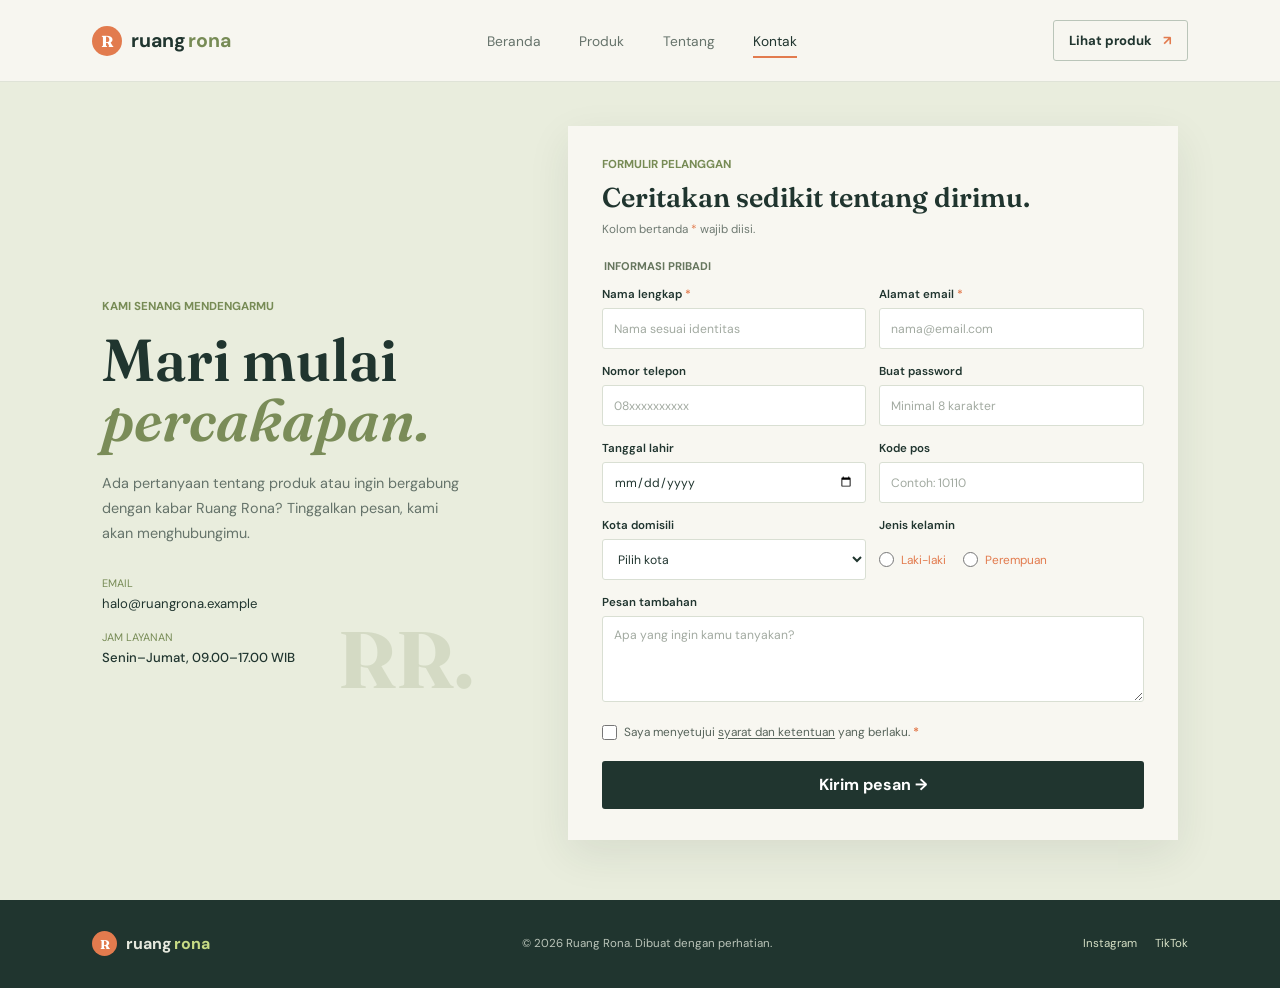
<file: kontak.html>
<!DOCTYPE html>
<html lang="id">
<head>
  <meta charset="UTF-8">
  <meta name="viewport" content="width=device-width, initial-scale=1.0">
  <meta name="description" content="Hubungi Ruang Rona atau daftarkan diri untuk mendapatkan kabar terbaru dari toko kami.">
  <meta name="keywords" content="kontak, pendaftaran, pelanggan, Ruang Rona">
  <meta name="author" content="Ruang Rona">
  <title>Kontak & Pendaftaran | Ruang Rona</title>
  <link rel="icon" type="image/svg+xml" href="favicon.svg">
  <link rel="preconnect" href="https://fonts.googleapis.com">
  <link rel="preconnect" href="https://fonts.gstatic.com" crossorigin>
  <link href="https://fonts.googleapis.com/css2?family=DM+Sans:wght@400;500;600;700&family=Fraunces:opsz,wght@9..144,600;9..144,700&display=swap" rel="stylesheet">
  <link rel="stylesheet" href="style.css">
</head>
<body class="contact-page">
  <header class="site-header">
    <a class="brand" href="index.html" aria-label="Ruang Rona, halaman utama"><span class="brand-mark">R</span>ruang<span>rona</span></a>
    <nav class="main-nav" aria-label="Navigasi utama"><a href="index.html">Beranda</a><a href="produk.html">Produk</a><a href="index.html#tentang">Tentang</a><a class="active" href="kontak.html">Kontak</a></nav>
    <a class="nav-cta" href="produk.html">Lihat produk <span aria-hidden="true">↗</span></a>
  </header>
  <main class="contact-layout">
    <aside class="contact-aside"><p class="eyebrow">Kami senang mendengarmu</p><h1>Mari mulai<br><em>percakapan.</em></h1><p>Ada pertanyaan tentang produk atau ingin bergabung dengan kabar Ruang Rona? Tinggalkan pesan, kami akan menghubungimu.</p><div class="contact-detail"><span>Email</span><a href="mailto:halo@ruangrona.example">halo@ruangrona.example</a></div><div class="contact-detail"><span>Jam layanan</span><strong>Senin–Jumat, 09.00–17.00 WIB</strong></div><div class="aside-mark" aria-hidden="true">RR.</div></aside>
    <section class="form-panel" aria-labelledby="form-title"><div class="form-heading"><p class="eyebrow">Formulir pelanggan</p><h2 id="form-title">Ceritakan sedikit tentang dirimu.</h2><p>Kolom bertanda <span aria-hidden="true">*</span> wajib diisi.</p></div>
      <form action="#" method="POST">
        <fieldset><legend>Informasi pribadi</legend>
          <div class="form-grid">
            <div class="field"><label for="nama">Nama lengkap <span>*</span></label><input type="text" id="nama" name="nama" autocomplete="name" placeholder="Nama sesuai identitas" required></div>
            <div class="field"><label for="email">Alamat email <span>*</span></label><input type="email" id="email" name="email" autocomplete="email" placeholder="nama@email.com" required></div>
            <div class="field"><label for="telepon">Nomor telepon</label><input type="tel" id="telepon" name="telepon" autocomplete="tel" placeholder="08xxxxxxxxxx"></div>
            <div class="field"><label for="password">Buat password</label><input type="password" id="password" name="password" minlength="8" autocomplete="new-password" placeholder="Minimal 8 karakter"></div>
            <div class="field"><label for="tanggal-lahir">Tanggal lahir</label><input type="date" id="tanggal-lahir" name="tanggal-lahir"></div>
            <div class="field"><label for="kode-pos">Kode pos</label><input type="number" id="kode-pos" name="kode-pos" min="0" placeholder="Contoh: 10110"></div>
            <div class="field"><label for="kota">Kota domisili</label><select id="kota" name="kota"><option value="" selected disabled>Pilih kota</option><option>Jakarta</option><option>Bandung</option><option>Surabaya</option><option>Yogyakarta</option><option>Medan</option><option>Makassar</option></select></div>
            <div class="field"><span class="field-label">Jenis kelamin</span><div class="choice-row"><label class="choice"><input type="radio" name="jenis-kelamin" value="laki-laki"><span>Laki-laki</span></label><label class="choice"><input type="radio" name="jenis-kelamin" value="perempuan"><span>Perempuan</span></label></div></div>
            <div class="field field-full"><label for="pesan">Pesan tambahan</label><textarea id="pesan" name="pesan" rows="4" placeholder="Apa yang ingin kamu tanyakan?"></textarea></div>
          </div>
        </fieldset>
        <label class="choice terms-choice"><input type="checkbox" name="persetujuan" required><span>Saya menyetujui <a href="#syarat">syarat dan ketentuan</a> yang berlaku. <b>*</b></span></label>
        <input class="button button-dark submit-button" type="submit" value="Kirim pesan →">
      </form>
    </section>
  </main>
  <footer class="site-footer"><a class="brand brand-footer" href="index.html"><span class="brand-mark">R</span>ruang<span>rona</span></a><p>© 2026 Ruang Rona. Dibuat dengan perhatian.</p><div class="social-links"><a href="https://instagram.com" target="_blank" rel="noreferrer">Instagram</a><a href="https://tiktok.com" target="_blank" rel="noreferrer">TikTok</a></div></footer>
</body>
</html>
</file>
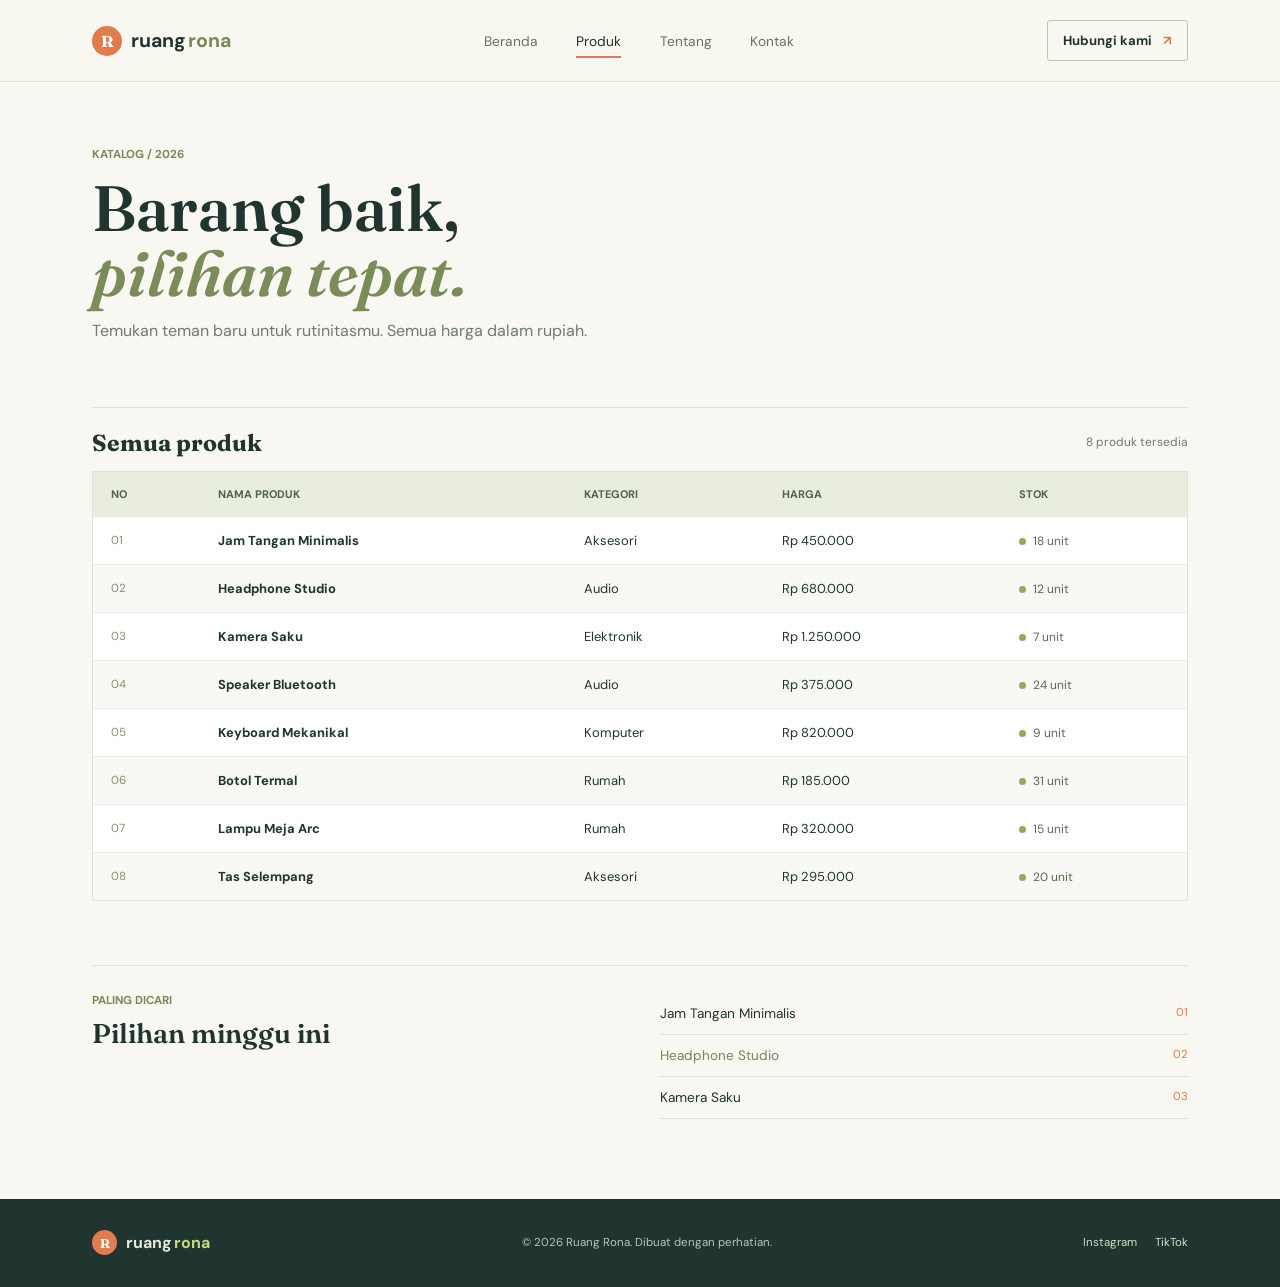
<file: produk.html>
<!DOCTYPE html>
<html lang="id">
<head>
  <meta charset="UTF-8">
  <meta name="viewport" content="width=device-width, initial-scale=1.0">
  <meta name="description" content="Daftar produk pilihan Ruang Rona, lengkap dengan kategori, harga, dan stok.">
  <meta name="keywords" content="produk, katalog, toko online, Ruang Rona">
  <meta name="author" content="Ruang Rona">
  <title>Produk | Ruang Rona</title>
  <link rel="icon" type="image/svg+xml" href="favicon.svg">
  <link rel="preconnect" href="https://fonts.googleapis.com">
  <link rel="preconnect" href="https://fonts.gstatic.com" crossorigin>
  <link href="https://fonts.googleapis.com/css2?family=DM+Sans:wght@400;500;600;700&family=Fraunces:opsz,wght@9..144,600;9..144,700&display=swap" rel="stylesheet">
  <link rel="stylesheet" href="style.css">
</head>
<body>
  <header class="site-header">
    <a class="brand" href="index.html" aria-label="Ruang Rona, halaman utama"><span class="brand-mark">R</span>ruang<span>rona</span></a>
    <nav class="main-nav" aria-label="Navigasi utama"><a href="index.html">Beranda</a><a class="active" href="produk.html">Produk</a><a href="index.html#tentang">Tentang</a><a href="kontak.html">Kontak</a></nav>
    <a class="nav-cta" href="kontak.html">Hubungi kami <span aria-hidden="true">↗</span></a>
  </header>
  <main class="page-main section-wrap">
    <div class="page-intro"><p class="eyebrow">Katalog / 2026</p><h1>Barang baik,<br><em>pilihan tepat.</em></h1><p>Temukan teman baru untuk rutinitasmu. Semua harga dalam rupiah.</p></div>
    <section class="table-section" aria-labelledby="table-title">
      <div class="table-heading"><h2 id="table-title">Semua produk</h2><span>8 produk tersedia</span></div>
      <div class="table-scroll" role="region" aria-label="Daftar produk, geser horizontal pada layar kecil" tabindex="0">
        <table>
          <thead><tr><th scope="col">No</th><th scope="col">Nama Produk</th><th scope="col">Kategori</th><th scope="col">Harga</th><th scope="col">Stok</th></tr></thead>
          <tbody>
            <tr><td>01</td><td><span class="table-product">Jam Tangan Minimalis</span></td><td>Aksesori</td><td>Rp 450.000</td><td><span class="stock"><i></i> 18 unit</span></td></tr>
            <tr><td>02</td><td><span class="table-product">Headphone Studio</span></td><td>Audio</td><td>Rp 680.000</td><td><span class="stock"><i></i> 12 unit</span></td></tr>
            <tr><td>03</td><td><span class="table-product">Kamera Saku</span></td><td>Elektronik</td><td>Rp 1.250.000</td><td><span class="stock"><i></i> 7 unit</span></td></tr>
            <tr><td>04</td><td><span class="table-product">Speaker Bluetooth</span></td><td>Audio</td><td>Rp 375.000</td><td><span class="stock"><i></i> 24 unit</span></td></tr>
            <tr><td>05</td><td><span class="table-product">Keyboard Mekanikal</span></td><td>Komputer</td><td>Rp 820.000</td><td><span class="stock"><i></i> 9 unit</span></td></tr>
            <tr><td>06</td><td><span class="table-product">Botol Termal</span></td><td>Rumah</td><td>Rp 185.000</td><td><span class="stock"><i></i> 31 unit</span></td></tr>
            <tr><td>07</td><td><span class="table-product">Lampu Meja Arc</span></td><td>Rumah</td><td>Rp 320.000</td><td><span class="stock"><i></i> 15 unit</span></td></tr>
            <tr><td>08</td><td><span class="table-product">Tas Selempang</span></td><td>Aksesori</td><td>Rp 295.000</td><td><span class="stock"><i></i> 20 unit</span></td></tr>
          </tbody>
        </table>
      </div>
    </section>
    <section class="list-section" aria-labelledby="popular-title"><div><p class="eyebrow">Paling dicari</p><h2 id="popular-title">Pilihan minggu ini</h2></div><ol><li>Jam Tangan Minimalis <span>01</span></li><li>Headphone Studio <span>02</span></li><li>Kamera Saku <span>03</span></li></ol></section>
  </main>
  <footer class="site-footer"><a class="brand brand-footer" href="index.html"><span class="brand-mark">R</span>ruang<span>rona</span></a><p>© 2026 Ruang Rona. Dibuat dengan perhatian.</p><div class="social-links"><a href="https://instagram.com" target="_blank" rel="noreferrer">Instagram</a><a href="https://tiktok.com" target="_blank" rel="noreferrer">TikTok</a></div></footer>
</body>
</html>
</file>
<file: style.css>
:root {
  font-family: "DM Sans", sans-serif;
  color: #20352f;
  background: #f8f7f1;
  font-synthesis: none;
  --ink: #20352f;
  --muted: #6f7a72;
  --paper: #f8f7f1;
  --green: #c7db84;
  --orange: #e27b4e;
  --line: #dfe3d7;
}

* { box-sizing: border-box; }
html { scroll-behavior: smooth; }
body { margin: 0; min-width: 320px; }
a { color: inherit; text-decoration: none; }
img { display: block; width: 100%; }
button, input, select, textarea { font: inherit; }

.site-header { min-height: 82px; padding: 0 7.2%; display: flex; align-items: center; justify-content: space-between; gap: 24px; border-bottom: 1px solid var(--line); background: rgba(248, 247, 241, .96); position: relative; z-index: 5; }
.brand { display: inline-flex; align-items: center; gap: 2px; font-size: 1.22rem; font-weight: 700; letter-spacing: 0; white-space: nowrap; }
.brand > span:last-child { color: #778b55; }
.brand-mark { width: 30px; height: 30px; display: grid; place-items: center; margin-right: 7px; border-radius: 50%; background: var(--orange); color: white; font-family: "Fraunces", serif; font-size: 1rem; }
.main-nav { display: flex; align-items: center; gap: clamp(18px, 3vw, 42px); }
.main-nav a { position: relative; padding: 8px 0; color: #66736b; font-size: .86rem; transition: color .2s ease; }
.main-nav a:hover, .main-nav a.active { color: var(--ink); }
.main-nav a.active::after { position: absolute; right: 0; bottom: 0; left: 0; height: 2px; background: var(--orange); content: ""; }
.nav-cta { padding: 11px 15px; border: 1px solid #bac5b9; border-radius: 3px; font-size: .82rem; font-weight: 700; transition: background .2s ease, color .2s ease; }
.nav-cta:hover { background: var(--ink); color: white; }
.nav-cta span { margin-left: 8px; color: var(--orange); }

.hero { min-height: 590px; padding: 54px 7.2% 62px; display: grid; grid-template-columns: .92fr 1.08fr; align-items: center; gap: 6%; position: relative; overflow: hidden; background: linear-gradient(112deg, #f8f7f1 0%, #f8f7f1 54%, #e9eddd 54%, #e9eddd 100%); }
.hero-copy { max-width: 520px; padding-bottom: 24px; animation: rise-in .7s ease both; }
.eyebrow { margin: 0 0 16px; color: #778b55; font-size: .72rem; font-weight: 700; letter-spacing: 0; text-transform: uppercase; }
.eyebrow-dot { width: 8px; height: 8px; display: inline-block; margin-right: 8px; border-radius: 50%; background: var(--orange); }
h1, h2, h3, p { margin-top: 0; }
.hero h1, .page-intro h1, .contact-aside h1 { margin-bottom: 21px; font-family: "Fraunces", Georgia, serif; font-size: clamp(3rem, 5.4vw, 5.1rem); line-height: 1.02; font-weight: 600; }
h1 em, h2 em { color: #7a8c58; font-weight: 600; }
.hero-description { max-width: 430px; margin-bottom: 26px; color: var(--muted); font-size: .98rem; line-height: 1.8; }
.button { min-height: 48px; display: inline-flex; align-items: center; justify-content: center; padding: 0 20px; border: 0; border-radius: 3px; cursor: pointer; font-weight: 700; transition: transform .2s ease, background .2s ease; }
.button-dark { background: var(--ink); color: white; }
.button-dark:hover { transform: translateY(-2px); background: #38574b; }
.button span { margin-left: 16px; color: var(--green); }
.hero-note { display: flex; align-items: center; gap: 11px; margin-top: 28px; color: var(--muted); font-size: .75rem; }
.note-stars { color: var(--orange); letter-spacing: 0; }
.hero-visual { height: 430px; position: relative; margin-right: 18px; animation: rise-in .8s .12s ease both; }
.hero-visual::before { position: absolute; z-index: 0; top: -18px; right: -18px; width: 68%; height: 82%; border: 1px solid #aab990; content: ""; }
.hero-visual > img { height: 100%; position: relative; z-index: 1; object-fit: cover; }
.image-label { position: absolute; z-index: 2; right: 0; bottom: 0; left: 0; display: flex; flex-direction: column; gap: 7px; padding: 19px 22px; background: rgba(32, 53, 47, .88); color: white; }
.image-label span { color: #d1dfa6; font-size: .66rem; text-transform: uppercase; }
.image-label strong { font-family: "Fraunces", Georgia, serif; font-size: 1.25rem; font-weight: 600; }
.hero-stamp { width: 82px; height: 82px; position: absolute; z-index: 3; top: 20px; left: -32px; display: grid; place-content: center; border-radius: 50%; background: var(--orange); color: white; font-size: .68rem; font-weight: 700; line-height: 1.35; text-align: center; transform: rotate(-12deg); }
.hero-index { position: absolute; right: 7.2%; bottom: 20px; color: #89948c; font-size: .58rem; }

.section-wrap { padding-right: 7.2%; padding-left: 7.2%; }
.featured { padding-top: 84px; padding-bottom: 94px; }
.section-heading { display: flex; align-items: end; justify-content: space-between; gap: 20px; margin-bottom: 29px; }
.section-heading .eyebrow { margin-bottom: 9px; }
.section-heading h2, .list-section h2 { margin: 0; font-family: "Fraunces", Georgia, serif; font-size: 2.15rem; font-weight: 600; }
.section-heading h2 > span { color: var(--orange); }
.text-link { padding-bottom: 5px; border-bottom: 1px solid #9aa890; font-size: .8rem; font-weight: 700; }
.text-link span { margin-left: 8px; color: var(--orange); }
.product-grid { display: grid; grid-template-columns: repeat(3, minmax(0, 1fr)); gap: 22px; }
.product-card { min-width: 0; overflow: hidden; background: #fff; box-shadow: 0 7px 24px rgba(33, 51, 42, .07); transition: transform .25s ease, box-shadow .25s ease; }
.product-card:hover { transform: translateY(-5px); box-shadow: 0 12px 28px rgba(33, 51, 42, .13); }
.product-image { height: 250px; display: block; position: relative; overflow: hidden; background: #e9eddd; }
.product-image img { height: 100%; object-fit: cover; transition: transform .4s ease; }
.product-card:hover .product-image img { transform: scale(1.04); }
.product-badge { position: absolute; top: 14px; left: 14px; padding: 7px 10px; background: var(--green); color: var(--ink); font-size: .66rem; }
.product-details { min-height: 83px; display: flex; align-items: center; justify-content: space-between; gap: 10px; padding: 15px 16px; }
.product-details h3 { margin-bottom: 5px; font-size: .91rem; }
.product-details p { margin: 0; color: var(--muted); font-size: .7rem; }
.price { flex: 0 0 auto; font-size: .78rem; }
.about-band { min-height: 315px; padding: 58px 14%; display: flex; align-items: center; justify-content: space-between; gap: 40px; overflow: hidden; position: relative; background: #e7ebdc; }
.about-inner { max-width: 630px; position: relative; z-index: 1; }
.about-inner .eyebrow { margin-bottom: 12px; }
.about-inner h2 { margin-bottom: 14px; font-family: "Fraunces", Georgia, serif; font-size: 2.5rem; font-weight: 600; }
.about-inner > p:not(.eyebrow) { max-width: 550px; margin-bottom: 18px; color: #5d6c62; line-height: 1.7; }
.about-number { color: rgba(122, 140, 88, .16); font-family: "Fraunces", Georgia, serif; font-size: 7rem; font-weight: 700; line-height: .82; transform: rotate(-8deg); }
.site-footer { min-height: 88px; padding: 18px 7.2%; display: flex; align-items: center; justify-content: space-between; gap: 20px; background: var(--ink); color: #e6e9de; }
.brand-footer { font-size: 1rem; }
.brand-footer .brand-mark { width: 25px; height: 25px; font-size: .8rem; }
.brand-footer > span:last-child { color: var(--green); }
.site-footer p { margin: 0; color: #bac4b9; font-size: .72rem; }
.social-links { display: flex; gap: 18px; color: #d4dec4; font-size: .72rem; }
.social-links a:hover { color: white; text-decoration: underline; }

.page-main { min-height: calc(100vh - 170px); padding-top: 65px; padding-bottom: 80px; }
.page-intro { padding-bottom: 50px; }
.page-intro .eyebrow { margin-bottom: 13px; }
.page-intro h1 { margin-bottom: 14px; font-size: 4rem; }
.page-intro > p:last-child { color: var(--muted); }
.table-section { border-top: 1px solid var(--line); }
.table-heading { display: flex; align-items: center; justify-content: space-between; padding: 20px 0 14px; }
.table-heading h2 { margin: 0; font-family: "Fraunces", Georgia, serif; font-size: 1.45rem; }
.table-heading > span { color: var(--muted); font-size: .75rem; }
.table-scroll { overflow-x: auto; border: 1px solid var(--line); background: white; }
table { width: 100%; min-width: 650px; border-collapse: collapse; text-align: left; }
th, td { padding: 15px 18px; border-bottom: 1px solid #e9ece5; font-size: .81rem; }
th { background: #e9eddd; color: #50614f; font-size: .69rem; text-transform: uppercase; }
tbody tr:nth-child(even) { background: #f7f8f3; }
tbody tr:hover { background: #eef2e3; }
tbody tr:last-child td { border-bottom: 0; }
td:first-child { color: #829078; font-size: .73rem; }
.table-product { font-weight: 700; }
.stock { color: #566a4f; font-size: .75rem; }
.stock i { width: 7px; height: 7px; display: inline-block; margin-right: 4px; border-radius: 50%; background: #91aa61; }
.list-section { margin-top: 64px; display: grid; grid-template-columns: 1fr 1fr; gap: 40px; border-top: 1px solid var(--line); padding-top: 27px; }
.list-section .eyebrow { margin-bottom: 8px; }
.list-section h2 { font-size: 1.7rem; }
.list-section ol { margin: 0; padding: 0; list-style: none; }
.list-section li { display: flex; justify-content: space-between; padding: 12px 0; border-bottom: 1px solid var(--line); font-size: .85rem; }
.list-section li:nth-child(2) { color: #76845c; }
.list-section li span { color: var(--orange); font-size: .72rem; }

.contact-page { background: #e9eddd; }
.contact-layout { min-height: calc(100vh - 170px); padding: 44px 8% 60px; display: flex; align-items: center; justify-content: center; gap: 8%; }
.contact-aside { width: 36%; max-width: 390px; position: relative; padding: 22px 0; }
.contact-aside h1 { margin-bottom: 20px; font-size: 3.7rem; }
.contact-aside > p:not(.eyebrow) { max-width: 360px; margin-bottom: 30px; color: #65736a; font-size: .9rem; line-height: 1.75; }
.contact-detail { display: flex; flex-direction: column; gap: 5px; margin-top: 18px; font-size: .82rem; }
.contact-detail > span { color: #778b55; font-size: .68rem; text-transform: uppercase; }
.contact-detail strong { font-weight: 500; }
.aside-mark { position: absolute; right: 8px; bottom: -20px; color: rgba(122, 140, 88, .19); font-family: "Fraunces", Georgia, serif; font-size: 5rem; font-weight: 700; }
.form-panel { width: min(620px, 64%); padding: 31px 34px; background: var(--paper); box-shadow: 0 14px 40px rgba(32, 53, 47, .09); }
.form-heading { margin-bottom: 22px; }
.form-heading .eyebrow { margin-bottom: 8px; }
.form-heading h2 { margin-bottom: 7px; font-family: "Fraunces", Georgia, serif; font-size: 1.7rem; font-weight: 600; }
.form-heading > p:last-child { margin: 0; color: var(--muted); font-size: .73rem; }
.form-heading > p:last-child span, .field label > span, .terms-choice b { color: var(--orange); }
fieldset { margin: 0; padding: 0; border: 0; }
legend { margin-bottom: 14px; color: #66765e; font-size: .7rem; font-weight: 700; text-transform: uppercase; }
.form-grid { display: grid; grid-template-columns: 1fr 1fr; gap: 15px 13px; }
.field { min-width: 0; }
.field-full { grid-column: 1 / -1; }
.field > label, .field-label { display: block; margin-bottom: 6px; font-size: .72rem; font-weight: 600; }
.field input, .field select, .field textarea { width: 100%; min-height: 41px; padding: 10px 11px; border: 1px solid #d9dfd3; border-radius: 3px; outline: none; background: white; color: var(--ink); font-size: .76rem; transition: border-color .2s ease, box-shadow .2s ease; }
.field textarea { min-height: 84px; resize: vertical; }
.field input:focus, .field select:focus, .field textarea:focus { border-color: #819458; box-shadow: 0 0 0 3px rgba(129, 148, 88, .15); }
.field input::placeholder, .field textarea::placeholder { color: #a2aaa1; }
.choice-row { min-height: 41px; display: flex; align-items: center; gap: 17px; }
.choice { display: inline-flex; align-items: center; gap: 7px; font-size: .74rem; cursor: pointer; }
.choice input { width: 15px; height: 15px; margin: 0; accent-color: #71874e; }
.terms-choice { margin-top: 17px; color: #56635a; }
.terms-choice a { text-decoration: underline; text-underline-offset: 2px; }
.submit-button { width: 100%; margin-top: 16px; }

@keyframes rise-in { from { opacity: 0; transform: translateY(12px); } to { opacity: 1; transform: translateY(0); } }
@media (min-width: 1024px) { .product-grid { grid-template-columns: repeat(3, minmax(0, 1fr)); } }
@media (min-width: 768px) and (max-width: 1023px) { .product-grid { grid-template-columns: repeat(2, minmax(0, 1fr)); } .hero { min-height: 520px; } .hero-visual { height: 360px; } .contact-layout { gap: 5%; padding-right: 5%; padding-left: 5%; } .form-panel { padding: 27px 24px; } }
@media (max-width: 767px) {
  .site-header { min-height: 70px; padding: 12px 5%; flex-wrap: wrap; gap: 8px 14px; }
  .brand { font-size: 1.06rem; }
  .brand-mark { width: 27px; height: 27px; }
  .main-nav { order: 3; width: 100%; justify-content: space-between; gap: 10px; }
  .main-nav a { font-size: .76rem; }
  .nav-cta { padding: 9px 10px; font-size: .72rem; }
  .hero { min-height: 0; padding: 52px 6% 55px; grid-template-columns: 1fr; gap: 35px; background: linear-gradient(180deg, #f8f7f1 0%, #f8f7f1 50%, #e9eddd 50%, #e9eddd 100%); }
  .hero h1, .page-intro h1, .contact-aside h1 { font-size: 3.2rem; }
  .hero-description { font-size: .9rem; }
  .hero-visual { height: 300px; margin: 0 12px 0 18px; }
  .hero-stamp { left: -25px; width: 68px; height: 68px; font-size: .58rem; }
  .hero-index { right: 6%; bottom: 15px; font-size: .48rem; }
  .section-wrap { padding-right: 6%; padding-left: 6%; }
  .featured { padding-top: 60px; padding-bottom: 62px; }
  .section-heading { align-items: start; }
  .section-heading h2 { font-size: 1.7rem; }
  .text-link { flex: 0 0 auto; margin-top: 29px; font-size: .7rem; }
  .product-grid { grid-template-columns: 1fr; gap: 16px; }
  .product-image { height: 260px; }
  .about-band { min-height: 290px; padding: 48px 7%; }
  .about-inner h2 { font-size: 2rem; }
  .about-number { position: absolute; right: 5%; bottom: 16px; font-size: 5rem; }
  .site-footer { padding: 22px 6%; flex-wrap: wrap; }
  .site-footer p { order: 3; width: 100%; }
  .social-links { margin-left: auto; }
  .page-main { padding-top: 47px; padding-bottom: 60px; }
  .page-intro { padding-bottom: 35px; }
  .page-intro h1 { font-size: 3.2rem; }
  .list-section { grid-template-columns: 1fr; gap: 18px; }
  .contact-layout { min-height: auto; padding: 40px 6% 52px; flex-direction: column; align-items: stretch; gap: 24px; }
  .contact-aside, .form-panel { width: 100%; max-width: none; }
  .contact-aside { padding: 0; }
  .contact-aside h1 { margin-bottom: 12px; }
  .contact-aside > p:not(.eyebrow) { margin-bottom: 16px; }
  .contact-detail { display: inline-flex; margin-right: 22px; vertical-align: top; }
  .aside-mark { right: 3px; bottom: 0; font-size: 3rem; }
  .form-panel { padding: 25px 20px; }
  .form-heading h2 { font-size: 1.5rem; }
}
@media (max-width: 420px) { .form-grid { grid-template-columns: 1fr; } .field-full { grid-column: auto; } .product-image { height: 225px; } .contact-detail { display: flex; } }
</file>
